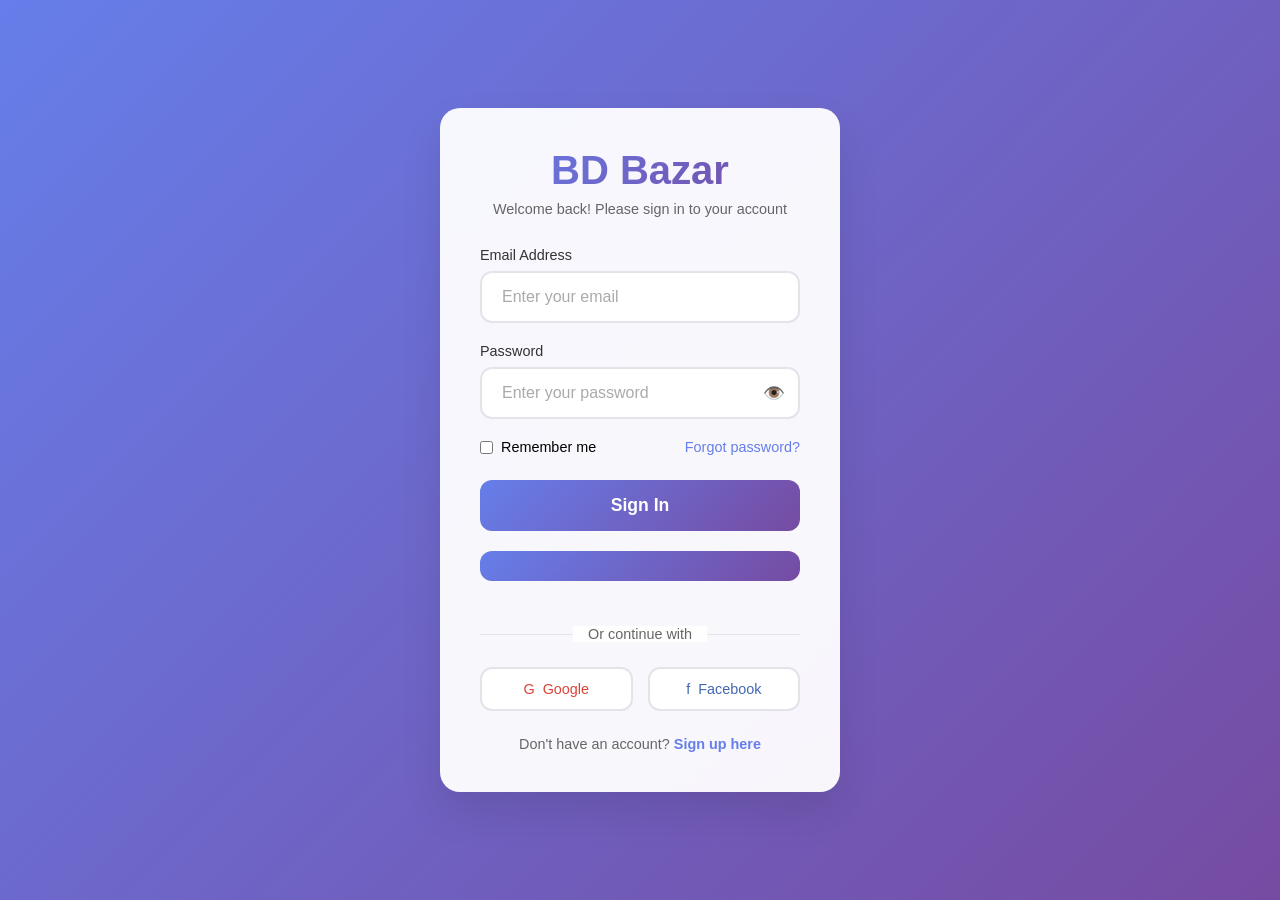
<file: Frontend/html/login.html>
<!DOCTYPE html>
<html lang="en">
<head>
    <meta charset="UTF-8">
    <meta name="viewport" content="width=device-width, initial-scale=1.0">
    <title>BD Bazar - Login</title>
    <link rel="stylesheet" href="/Frontend/css/login.css">
</head>
<body>
    <div class="login-container">
        <div class="logo">
            <h1>BD Bazar</h1>
            <p>Welcome back! Please sign in to your account</p>
        </div>

        <form id="loginForm">
            <div class="form-group">
                <label for="email">Email Address</label>
                <input type="email" id="email" name="email" placeholder="Enter your email" required>
                <div class="error-message" id="emailError">Please enter a valid email address</div>
            </div>

            <div class="form-group">
                <label for="password">Password</label>
                <div class="password-container">
                    <input type="password" id="password" name="password" placeholder="Enter your password" required>
                    <button type="button" class="toggle-password" id="togglePassword">👁️</button>
                </div>
                <div class="error-message" id="passwordError">Password must be at least 6 characters</div>
            </div>

            <div class="options">
                <div class="remember-me">
                    <input type="checkbox" id="remember" name="remember">
                    <label for="remember">Remember me</label>
                </div>
                <a href="#" class="forgot-password">Forgot password?</a>
            </div>

            <button type="submit" class="login-btn" id="loginBtn">
                <div class="loading" id="loading"></div>
                Sign In
            </button>

            <button type="submit" class="login-btn" id="loginBtn">
                <div class="loading1" id="loading1"></div>
            </button>
        </form>

        <div class="divider">
            <span>Or continue with</span>
        </div>

        <div class="social-login">
            <button class="social-btn google-btn" id="googleLogin">
                <span>G</span> Google
            </button>
            <button class="social-btn facebook-btn" id="facebookLogin">
                <span>f</span> Facebook
            </button>
        </div>

        <div class="signup-link">
            Don't have an account? <a href="#">Sign up here</a>
        </div>
    </div>
</body>
</html>
</file>
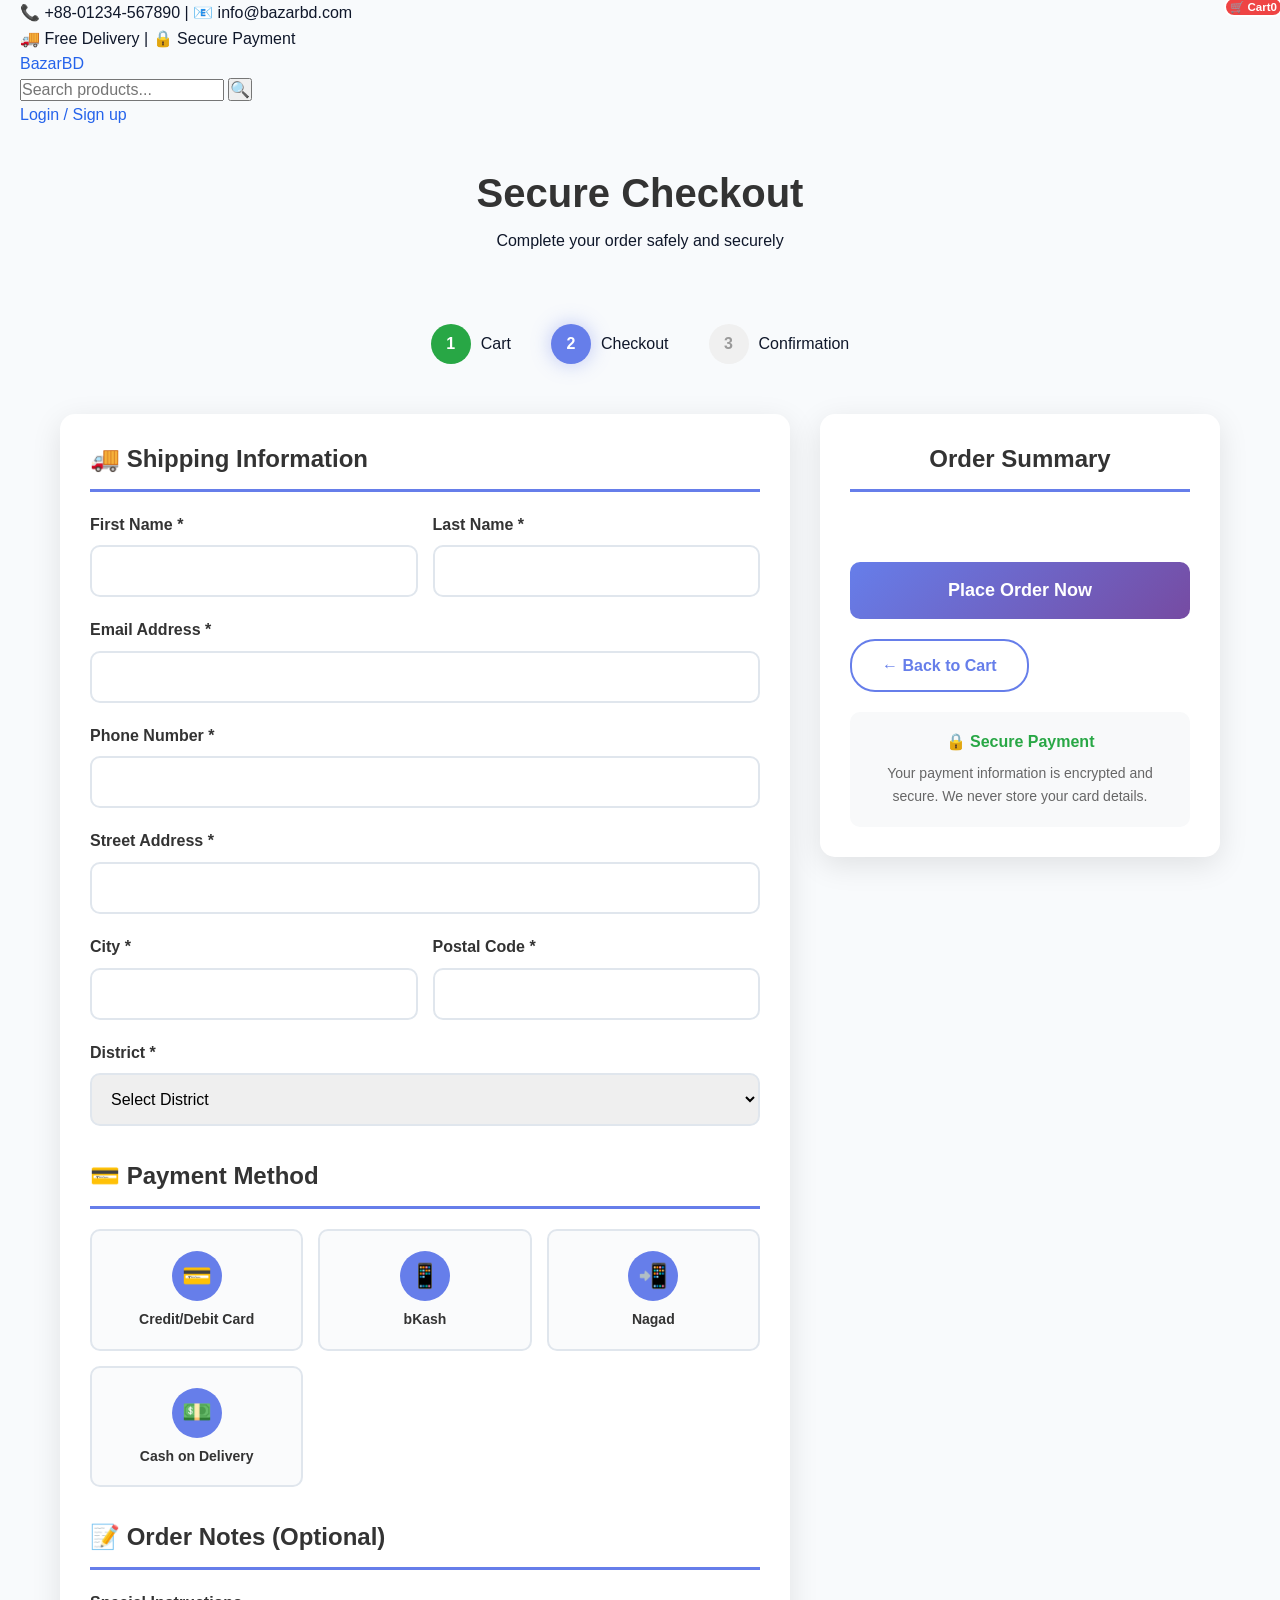
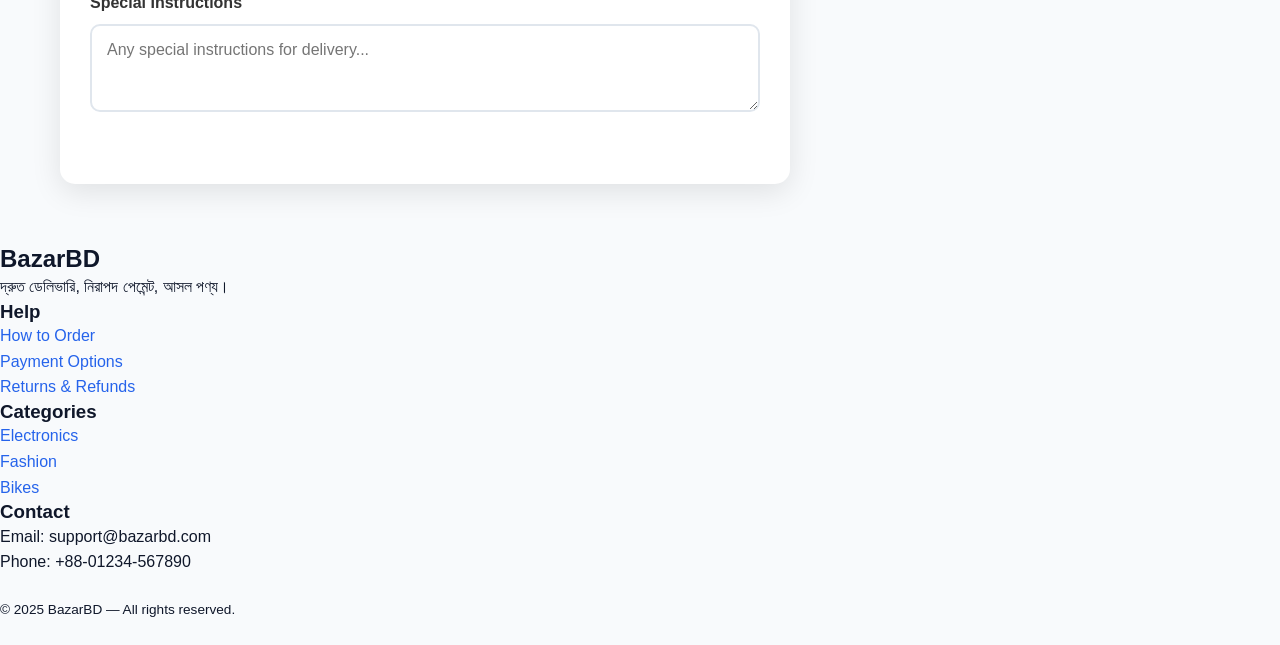
<file: Frontend/html/payment.html>
<!DOCTYPE html>
<html lang="en">
<head>
    <meta charset="UTF-8">
    <meta name="viewport" content="width=device-width, initial-scale=1.0">
    <title>Payment & Checkout - BazarBD</title>
    <link rel="stylesheet" href="/Frontend/css/style.css">
    <style>
        .checkout-container {
            max-width: 1200px;
            margin: 0 auto;
            padding: 20px;
            min-height: 80vh;
        }
        
        .checkout-header {
            text-align: center;
            margin-bottom: 40px;
            padding: 20px 0;
        }
        
        .checkout-header h1 {
            color: #333;
            margin-bottom: 10px;
            font-size: 2.5rem;
        }
        
        .progress-bar {
            display: flex;
            justify-content: center;
            margin-bottom: 40px;
            flex-wrap: wrap;
        }
        
        .progress-step {
            display: flex;
            align-items: center;
            margin: 10px 20px;
        }
        
        .step-circle {
            width: 40px;
            height: 40px;
            border-radius: 50%;
            display: flex;
            align-items: center;
            justify-content: center;
            font-weight: bold;
            margin-right: 10px;
            transition: all 0.3s ease;
        }
        
        .step-circle.active {
            background: #667eea;
            color: white;
            box-shadow: 0 0 20px rgba(102, 126, 234, 0.4);
        }
        
        .step-circle.completed {
            background: #28a745;
            color: white;
        }
        
        .step-circle.inactive {
            background: #f0f0f0;
            color: #999;
        }
        
        .checkout-content {
            display: grid;
            grid-template-columns: 1fr 400px;
            gap: 30px;
            margin-bottom: 40px;
        }
        
        .checkout-form {
            background: white;
            border-radius: 15px;
            box-shadow: 0 8px 30px rgba(0,0,0,0.1);
            padding: 30px;
        }
        
        .form-section {
            margin-bottom: 35px;
        }
        
        .form-section h3 {
            color: #333;
            margin-bottom: 20px;
            padding-bottom: 15px;
            border-bottom: 3px solid #667eea;
            font-size: 1.5rem;
        }
        
        .form-group {
            margin-bottom: 20px;
        }
        
        .form-group label {
            display: block;
            margin-bottom: 8px;
            color: #333;
            font-weight: 600;
        }
        
        .form-group input,
        .form-group select,
        .form-group textarea {
            width: 100%;
            padding: 15px;
            border: 2px solid #e0e6ed;
            border-radius: 10px;
            font-size: 16px;
            transition: all 0.3s ease;
            box-sizing: border-box;
        }
        
        .form-group input:focus,
        .form-group select:focus,
        .form-group textarea:focus {
            outline: none;
            border-color: #667eea;
            box-shadow: 0 0 0 3px rgba(102, 126, 234, 0.1);
        }
        
        .form-row {
            display: grid;
            grid-template-columns: 1fr 1fr;
            gap: 15px;
        }
        
        .payment-methods {
            display: grid;
            grid-template-columns: repeat(auto-fit, minmax(180px, 1fr));
            gap: 15px;
            margin-top: 15px;
        }
        
        .payment-method {
            border: 2px solid #e0e6ed;
            border-radius: 10px;
            padding: 20px 15px;
            text-align: center;
            cursor: pointer;
            transition: all 0.3s ease;
            background: #fafbfc;
        }
        
        .payment-method:hover {
            border-color: #667eea;
            background: #f8f9ff;
            transform: translateY(-2px);
        }
        
        .payment-method.selected {
            border-color: #667eea;
            background: #f8f9ff;
            box-shadow: 0 5px 15px rgba(102, 126, 234, 0.2);
        }
        
        .payment-method-icon {
            width: 50px;
            height: 50px;
            margin: 0 auto 10px;
            font-size: 24px;
            display: flex;
            align-items: center;
            justify-content: center;
            background: #667eea;
            color: white;
            border-radius: 50%;
        }
        
        .payment-method h4 {
            margin: 0;
            color: #333;
            font-size: 14px;
        }
        
        .card-details {
            display: none;
            margin-top: 20px;
            padding: 20px;
            background: #f8f9fa;
            border-radius: 10px;
        }
        
        .card-details.show {
            display: block;
            animation: slideDown 0.3s ease;
        }
        
        @keyframes slideDown {
            from {
                opacity: 0;
                max-height: 0;
            }
            to {
                opacity: 1;
                max-height: 500px;
            }
        }
        
        .order-summary {
            background: white;
            border-radius: 15px;
            box-shadow: 0 8px 30px rgba(0,0,0,0.1);
            padding: 30px;
            height: fit-content;
            position: sticky;
            top: 20px;
        }
        
        .summary-title {
            font-size: 1.5rem;
            font-weight: bold;
            color: #333;
            margin-bottom: 25px;
            text-align: center;
            border-bottom: 3px solid #667eea;
            padding-bottom: 15px;
        }
        
        .order-items {
            max-height: 300px;
            overflow-y: auto;
            margin-bottom: 20px;
        }
        
        .order-item {
            display: flex;
            align-items: center;
            padding: 15px 0;
            border-bottom: 1px solid #f0f0f0;
        }
        
        .order-item:last-child {
            border-bottom: none;
        }
        
        .item-image {
            width: 60px;
            height: 60px;
            object-fit: cover;
            border-radius: 8px;
            margin-right: 15px;
        }
        
        .item-info {
            flex: 1;
        }
        
        .item-info h4 {
            margin: 0 0 5px 0;
            font-size: 14px;
            color: #333;
        }
        
        .item-info p {
            margin: 0;
            color: #666;
            font-size: 12px;
        }
        
        .item-price {
            font-weight: bold;
            color: #667eea;
        }
        
        .summary-row {
            display: flex;
            justify-content: space-between;
            margin-bottom: 15px;
            padding: 10px 0;
        }
        
        .summary-row.total {
            border-top: 2px solid #f0f0f0;
            font-weight: bold;
            font-size: 18px;
            color: #333;
            margin-top: 20px;
        }
        
        .place-order-btn {
            width: 100%;
            background: linear-gradient(135deg, #667eea 0%, #764ba2 100%);
            color: white;
            border: none;
            padding: 18px;
            font-size: 18px;
            font-weight: bold;
            border-radius: 10px;
            cursor: pointer;
            transition: all 0.3s ease;
            margin-top: 25px;
        }
        
        .place-order-btn:hover {
            transform: translateY(-3px);
            box-shadow: 0 10px 30px rgba(102, 126, 234, 0.4);
        }
        
        .place-order-btn:disabled {
            background: #ccc;
            cursor: not-allowed;
            transform: none;
        }
        
        .back-to-cart {
            display: inline-block;
            background: transparent;
            color: #667eea;
            border: 2px solid #667eea;
            padding: 12px 30px;
            border-radius: 25px;
            text-decoration: none;
            font-weight: bold;
            transition: all 0.3s ease;
            margin-top: 20px;
            text-align: center;
        }
        
        .back-to-cart:hover {
            background: #667eea;
            color: white;
            transform: translateY(-2px);
        }
        
        .security-info {
            background: #f8f9fa;
            border-radius: 10px;
            padding: 20px;
            margin-top: 20px;
            text-align: center;
        }
        
        .security-info h4 {
            color: #28a745;
            margin-bottom: 10px;
        }
        
        .security-info p {
            color: #666;
            font-size: 14px;
            margin: 0;
        }
        
        @media (max-width: 768px) {
            .checkout-content {
                grid-template-columns: 1fr;
                gap: 20px;
            }
            
            .form-row {
                grid-template-columns: 1fr;
            }
            
            .payment-methods {
                grid-template-columns: 1fr;
            }
            
            .checkout-header h1 {
                font-size: 2rem;
            }
            
            .progress-step {
                margin: 5px 10px;
                font-size: 14px;
            }
        }
        
        .notification {
            position: fixed;
            top: 20px;
            right: 20px;
            padding: 15px 25px;
            border-radius: 8px;
            color: white;
            font-weight: bold;
            z-index: 1000;
            animation: slideIn 0.3s ease;
            box-shadow: 0 4px 15px rgba(0,0,0,0.2);
        }
        
        .notification.success {
            background: #28a745;
        }
        
        .notification.error {
            background: #dc3545;
        }
        
        .notification.info {
            background: #17a2b8;
        }
        
        @keyframes slideIn {
            from {
                transform: translateX(100%);
                opacity: 0;
            }
            to {
                transform: translateX(0);
                opacity: 1;
            }
        }
        
        .loading-overlay {
            position: fixed;
            top: 0;
            left: 0;
            width: 100%;
            height: 100%;
            background: rgba(255,255,255,0.9);
            display: flex;
            align-items: center;
            justify-content: center;
            z-index: 2000;
            display: none;
        }
        
        .loading-spinner {
            width: 60px;
            height: 60px;
            border: 6px solid #f3f3f3;
            border-top: 6px solid #667eea;
            border-radius: 50%;
            animation: spin 1s linear infinite;
        }
        
        @keyframes spin {
            0% { transform: rotate(0deg); }
            100% { transform: rotate(360deg); }
        }
    </style>
</head>
<body>
    <!-- Header -->
    <header class="header">
        <div class="header-top">
            <div class="container">
                <div>📞 +88-01234-567890 | 📧 info@bazarbd.com</div>
                <div>🚚 Free Delivery | 🔒 Secure Payment</div>
            </div>
        </div>
        <div class="header-main">
            <div class="container">
                <div class="header-content">
                    <a href="index.html" class="logo">BazarBD</a>
                    <div class="search-container">
                        <input type="text" class="search-box" placeholder="Search products...">
                        <button class="search-btn">🔍</button>
                    </div>
                    <div class="header-actions">
                        <a href="login.html" class="header-link">Login / Sign up</a>
                        <a href="cart.html" class="header-link cart-badge">
                            🛒 Cart
                            <span class="cart-count" id="cartCount">0</span>
                        </a>
                    </div>
                </div>
            </div>
        </div>
    </header>

    <!-- Loading Overlay -->
    <div class="loading-overlay" id="loadingOverlay">
        <div class="loading-spinner"></div>
    </div>

    <main>
        <div class="checkout-container">
            <div class="checkout-header">
                <h1>Secure Checkout</h1>
                <p>Complete your order safely and securely</p>
            </div>

            <div class="progress-bar">
                <div class="progress-step">
                    <div class="step-circle completed">1</div>
                    <span>Cart</span>
                </div>
                <div class="progress-step">
                    <div class="step-circle active">2</div>
                    <span>Checkout</span>
                </div>
                <div class="progress-step">
                    <div class="step-circle inactive">3</div>
                    <span>Confirmation</span>
                </div>
            </div>

            <div class="checkout-content">
                <div class="checkout-form">
                    <form id="checkoutForm">
                        <!-- Shipping Information -->
                        <div class="form-section">
                            <h3>🚚 Shipping Information</h3>
                            <div class="form-row">
                                <div class="form-group">
                                    <label for="firstName">First Name *</label>
                                    <input type="text" id="firstName" name="firstName" required>
                                </div>
                                <div class="form-group">
                                    <label for="lastName">Last Name *</label>
                                    <input type="text" id="lastName" name="lastName" required>
                                </div>
                            </div>
                            <div class="form-group">
                                <label for="email">Email Address *</label>
                                <input type="email" id="email" name="email" required>
                            </div>
                            <div class="form-group">
                                <label for="phone">Phone Number *</label>
                                <input type="tel" id="phone" name="phone" required>
                            </div>
                            <div class="form-group">
                                <label for="address">Street Address *</label>
                                <input type="text" id="address" name="address" required>
                            </div>
                            <div class="form-row">
                                <div class="form-group">
                                    <label for="city">City *</label>
                                    <input type="text" id="city" name="city" required>
                                </div>
                                <div class="form-group">
                                    <label for="postalCode">Postal Code *</label>
                                    <input type="text" id="postalCode" name="postalCode" required>
                                </div>
                            </div>
                            <div class="form-group">
                                <label for="district">District *</label>
                                <select id="district" name="district" required>
                                    <option value="">Select District</option>
                                    <option value="dhaka">Dhaka</option>
                                    <option value="chittagong">Chittagong</option>
                                    <option value="sylhet">Sylhet</option>
                                    <option value="rajshahi">Rajshahi</option>
                                    <option value="barisal">Barisal</option>
                                    <option value="khulna">Khulna</option>
                                    <option value="rangpur">Rangpur</option>
                                    <option value="mymensingh">Mymensingh</option>
                                </select>
                            </div>
                        </div>

                        <!-- Payment Method -->
                        <div class="form-section">
                            <h3>💳 Payment Method</h3>
                            <div class="payment-methods">
                                <div class="payment-method" onclick="payment.selectPaymentMethod('card')">
                                    <div class="payment-method-icon">💳</div>
                                    <h4>Credit/Debit Card</h4>
                                </div>
                                <div class="payment-method" onclick="payment.selectPaymentMethod('bkash')">
                                    <div class="payment-method-icon">📱</div>
                                    <h4>bKash</h4>
                                </div>
                                <div class="payment-method" onclick="payment.selectPaymentMethod('nagad')">
                                    <div class="payment-method-icon">📲</div>
                                    <h4>Nagad</h4>
                                </div>
                                <div class="payment-method" onclick="payment.selectPaymentMethod('cod')">
                                    <div class="payment-method-icon">💵</div>
                                    <h4>Cash on Delivery</h4>
                                </div>
                            </div>

                            <!-- Card Payment Details -->
                            <div class="card-details" id="cardDetails">
                                <div class="form-group">
                                    <label for="cardNumber">Card Number *</label>
                                    <input type="text" id="cardNumber" name="cardNumber" placeholder="1234 5678 9012 3456" maxlength="19">
                                </div>
                                <div class="form-row">
                                    <div class="form-group">
                                        <label for="expiryDate">Expiry Date *</label>
                                        <input type="text" id="expiryDate" name="expiryDate" placeholder="MM/YY" maxlength="5">
                                    </div>
                                    <div class="form-group">
                                        <label for="cvv">CVV *</label>
                                        <input type="text" id="cvv" name="cvv" placeholder="123" maxlength="4">
                                    </div>
                                </div>
                                <div class="form-group">
                                    <label for="cardName">Name on Card *</label>
                                    <input type="text" id="cardName" name="cardName">
                                </div>
                            </div>

                            <!-- Mobile Payment Details -->
                            <div class="card-details" id="mobileDetails">
                                <div class="form-group">
                                    <label for="mobileNumber">Mobile Number *</label>
                                    <input type="tel" id="mobileNumber" name="mobileNumber" placeholder="+880 1XXX-XXXXXX">
                                </div>
                                <div class="form-group">
                                    <label for="pin">PIN *</label>
                                    <input type="password" id="pin" name="pin" placeholder="Enter your PIN" maxlength="5">
                                </div>
                            </div>
                        </div>

                        <!-- Order Notes -->
                        <div class="form-section">
                            <h3>📝 Order Notes (Optional)</h3>
                            <div class="form-group">
                                <label for="orderNotes">Special Instructions</label>
                                <textarea id="orderNotes" name="orderNotes" rows="3" placeholder="Any special instructions for delivery..."></textarea>
                            </div>
                        </div>
                    </form>
                </div>

                <div class="order-summary">
                    <h3 class="summary-title">Order Summary</h3>
                    
                    <div class="order-items" id="orderItems">
                        <!-- Order items will be populated by JavaScript -->
                    </div>

                    <div id="orderTotals">
                        <!-- Order totals will be populated by JavaScript -->
                    </div>

                    <a href="success.html"><button class="place-order-btn" id="placeOrderBtn" onclick="payment.processPayment()">
                        Place Order Now
                    </button></a>

                    <a href="cart.html" class="back-to-cart">← Back to Cart</a>

                    <div class="security-info">
                        <h4>🔒 Secure Payment</h4>
                        <p>Your payment information is encrypted and secure. We never store your card details.</p>
                    </div>
                </div>
            </div>
        </div>
    </main>

    <footer class="footer">
        <div class="footer-container">
            <div class="footer-section">
                <h2 class="logo">BazarBD</h2>
                <p>দ্রুত ডেলিভারি, নিরাপদ পেমেন্ট, আসল পণ্য।</p>
            </div>

            <div class="footer-section">
                <h3>Help</h3>
                <ul>
                    <li><a href="#">How to Order</a></li>
                    <li><a href="#">Payment Options</a></li>
                    <li><a href="#">Returns & Refunds</a></li>
                </ul>
            </div>

            <div class="footer-section">
                <h3>Categories</h3>
                <ul>
                    <li><a href="electronic.html">Electronics</a></li>
                    <li><a href="fashion.html">Fashion</a></li>
                    <li><a href="bike.html">Bikes</a></li>
                </ul>
            </div>

            <div class="footer-section">
                <h3>Contact</h3>
                <p>Email: support@bazarbd.com</p>
                <p>Phone: +88-01234-567890</p>
            </div>
        </div>

        <div class="footer-bottom">
            <p>© 2025 BazarBD — All rights reserved.</p>
        </div>
    </footer>

    <script>
            // Complete Payment and Checkout Management System
    class PaymentManager {
        constructor() {
            this.checkoutData = JSON.parse(localStorage.getItem('bazarbd_checkout')) || null;
            this.selectedPaymentMethod = null;
            this.formData = {};
            this.init();
        }

        init() {
            if (!this.checkoutData || !this.checkoutData.items || this.checkoutData.items.length === 0) {
                this.redirectToCart();
                return;
            }

            this.renderOrderSummary();
            this.updateCartCount();
            this.setupFormValidation();
            this.setupCardFormatting();
        }

        redirectToCart() {
            this.showNotification('Your cart is empty. Redirecting to cart page...', 'error');
            setTimeout(() => {
                window.location.href = 'cart.html';
            }, 2000);
        }

        renderOrderSummary() {
            const orderItems = document.getElementById('orderItems');
            const orderTotals = document.getElementById('orderTotals');

            // Render order items
            orderItems.innerHTML = this.checkoutData.items.map(item => `
                <div class="order-item">
                    <img src="${item.image}" alt="${item.title}" class="item-image" onerror="this.src='[data-uri]'">
                    <div class="item-info">
                        <h4>${item.title}</h4>
                        <p>Qty: ${item.quantity} × ${item.price}</p>
                    </div>
                    <div class="item-price">৳${(this.extractPrice(item.price) * item.quantity).toFixed(2)}</div>
                </div>
            `).join('');

            // Calculate totals
            const subtotal = this.checkoutData.subtotal;
            const discount = this.checkoutData.discount || 0;
            const shipping = subtotal > 1000 ? 0 : 50;
            const tax = subtotal * 0.05;
            const total = subtotal - discount + shipping + tax;

            // Render totals
            orderTotals.innerHTML = `
                <div class="summary-row">
                    <span>Subtotal (${this.checkoutData.items.length} items):</span>
                    <span>৳${subtotal.toFixed(2)}</span>
                </div>
                <div class="summary-row">
                    <span>Shipping:</span>
                    <span>${shipping === 0 ? 'FREE' : '৳' + shipping.toFixed(2)}</span>
                </div>
                <div class="summary-row">
                    <span>Tax (5%):</span>
                    <span>৳${tax.toFixed(2)}</span>
                </div>
                ${discount > 0 ? `
                    <div class="summary-row">
                        <span>Discount ${this.checkoutData.appliedCoupon ? `(${this.checkoutData.appliedCoupon})` : ''}:</span>
                        <span style="color: #28a745;">-৳${discount.toFixed(2)}</span>
                    </div>
                ` : ''}
                <div class="summary-row total">
                    <span>Total:</span>
                    <span>৳${total.toFixed(2)}</span>
                </div>
            `;
        }

        extractPrice(priceText) {
            const matches = priceText.match(/[\d,]+/);
            return matches ? parseFloat(matches[0].replace(/,/g, '')) : 0;
        }

        selectPaymentMethod(method) {
            // Remove previous selection
            document.querySelectorAll('.payment-method').forEach(el => {
                el.classList.remove('selected');
            });

            // Add selection to clicked method
            event.target.closest('.payment-method').classList.add('selected');
            this.selectedPaymentMethod = method;

            // Hide all payment details
            document.querySelectorAll('.card-details').forEach(el => {
                el.classList.remove('show');
            });

            // Show relevant payment details
            if (method === 'card') {
                document.getElementById('cardDetails').classList.add('show');
            } else if (method === 'bkash' || method === 'nagad') {
                document.getElementById('mobileDetails').classList.add('show');
            }

            this.showNotification(`${this.getPaymentMethodName(method)} selected`, 'success');
        }

        getPaymentMethodName(method) {
            const names = {
                'card': 'Credit/Debit Card',
                'bkash': 'bKash',
                'nagad': 'Nagad',
                'cod': 'Cash on Delivery'
            };
            return names[method] || method;
        }

        setupFormValidation() {
            const form = document.getElementById('checkoutForm');
            const inputs = form.querySelectorAll('input[required], select[required]');

            inputs.forEach(input => {
                input.addEventListener('blur', () => {
                    this.validateField(input);
                });

                input.addEventListener('input', () => {
                    this.clearFieldError(input);
                });
            });
        }

        validateField(field) {
            const value = field.value.trim();
            let isValid = true;
            let errorMessage = '';

            // Check required fields
            if (field.hasAttribute('required') && !value) {
                isValid = false;
                errorMessage = 'This field is required';
            }

            // Specific validations
            if (value) {
                switch (field.type) {
                    case 'email':
                        isValid = /^[^\s@]+@[^\s@]+\.[^\s@]+$/.test(value);
                        errorMessage = 'Please enter a valid email address';
                        break;
                    case 'tel':
                        isValid = /^[+]?[\d\s-()]+$/.test(value) && value.length >= 10;
                        errorMessage = 'Please enter a valid phone number';
                        break;
                }

                // Card number validation
                if (field.id === 'cardNumber' && this.selectedPaymentMethod === 'card') {
                    isValid = /^\d{4}\s\d{4}\s\d{4}\s\d{4}$/.test(value);
                    errorMessage = 'Please enter a valid card number';
                }

                // Expiry date validation
                if (field.id === 'expiryDate' && this.selectedPaymentMethod === 'card') {
                    isValid = /^\d{2}\/\d{2}$/.test(value);
                    errorMessage = 'Please enter a valid expiry date (MM/YY)';
                }

                // CVV validation
                if (field.id === 'cvv' && this.selectedPaymentMethod === 'card') {
                    isValid = /^\d{3,4}$/.test(value);
                    errorMessage = 'Please enter a valid CVV';
                }
            }

            this.displayFieldValidation(field, isValid, errorMessage);
            return isValid;
        }

        displayFieldValidation(field, isValid, errorMessage) {
            // Remove existing error styling
            field.style.borderColor = isValid ? '#e0e6ed' : '#dc3545';
            
            // Remove existing error message
            const existingError = field.parentNode.querySelector('.error-message');
            if (existingError) {
                existingError.remove();
            }

            // Add error message if validation failed
            if (!isValid && errorMessage) {
                const errorDiv = document.createElement('div');
                errorDiv.className = 'error-message';
                errorDiv.style.cssText = 'color: #dc3545; font-size: 12px; margin-top: 5px;';
                errorDiv.textContent = errorMessage;
                field.parentNode.appendChild(errorDiv);
            }
        }

        clearFieldError(field) {
            field.style.borderColor = '#e0e6ed';
            const existingError = field.parentNode.querySelector('.error-message');
            if (existingError) {
                existingError.remove();
            }
        }

        setupCardFormatting() {
            const cardNumber = document.getElementById('cardNumber');
            const expiryDate = document.getElementById('expiryDate');
            const cvv = document.getElementById('cvv');

            // Format card number
            if (cardNumber) {
                cardNumber.addEventListener('input', (e) => {
                    let value = e.target.value.replace(/\s+/g, '').replace(/[^0-9]/gi, '');
                    let formattedInputValue = value.match(/.{1,4}/g)?.join(' ') || value;
                    if (formattedInputValue.length > 19) {
                        formattedInputValue = formattedInputValue.substr(0, 19);
                    }
                    e.target.value = formattedInputValue;
                });
            }

            // Format expiry date
            if (expiryDate) {
                expiryDate.addEventListener('input', (e) => {
                    let value = e.target.value.replace(/\D/g, '');
                    if (value.length >= 2) {
                        value = value.substring(0, 2) + '/' + value.substring(2, 4);
                    }
                    e.target.value = value;
                });
            }

            // Format CVV
            if (cvv) {
                cvv.addEventListener('input', (e) => {
                    e.target.value = e.target.value.replace(/\D/g, '').substring(0, 4);
                });
            }
        }

        validateForm() {
            const form = document.getElementById('checkoutForm');
            const requiredFields = form.querySelectorAll('input[required], select[required]');
            let isValid = true;

            // Check if payment method is selected
            if (!this.selectedPaymentMethod) {
                this.showNotification('Please select a payment method', 'error');
                return false;
            }

            // Validate all required fields
            requiredFields.forEach(field => {
                if (!this.validateField(field)) {
                    isValid = false;
                }
            });

            // Additional validation for payment method specific fields
            if (this.selectedPaymentMethod === 'card') {
                const cardFields = ['cardNumber', 'expiryDate', 'cvv', 'cardName'];
                cardFields.forEach(fieldId => {
                    const field = document.getElementById(fieldId);
                    if (field && !this.validateField(field)) {
                        isValid = false;
                    }
                });
            } else if (this.selectedPaymentMethod === 'bkash' || this.selectedPaymentMethod === 'nagad') {
                const mobileFields = ['mobileNumber', 'pin'];
                mobileFields.forEach(fieldId => {
                    const field = document.getElementById(fieldId);
                    if (field && field.value.trim() === '') {
                        this.validateField(field);
                        isValid = false;
                    }
                });
            }

            return isValid;
        }

        collectFormData() {
            const form = document.getElementById('checkoutForm');
            const formData = new FormData(form);
            const data = {};

            for (let [key, value] of formData.entries()) {
                data[key] = value;
            }

            data.paymentMethod = this.selectedPaymentMethod;
            data.orderTotal = this.calculateTotal();
            data.orderItems = this.checkoutData.items;

            return data;
        }

        calculateTotal() {
            const subtotal = this.checkoutData.subtotal;
            const discount = this.checkoutData.discount || 0;
            const shipping = subtotal > 1000 ? 0 : 50;
            const tax = subtotal * 0.05;
            return subtotal - discount + shipping + tax;
        }

        async processPayment() {
            // Show loading
            this.showLoading(true);
            
            try {
                // Validate form
                if (!this.validateForm()) {
                    this.showLoading(false);
                    return;
                }

                // Collect form data
                this.formData = this.collectFormData();

                // Simulate payment processing
                await this.simulatePaymentProcessing();

                // Generate order
                const order = this.generateOrder();

                // Save order to localStorage
                this.saveOrder(order);

                // Clear cart and checkout data
                this.clearCheckoutData();

                // Show success and redirect
                this.showNotification('Order placed successfully!', 'success');
                
                setTimeout(() => {
                    window.location.href = `order-success.html?order=${order.orderNumber}`;
                }, 2000);

            } catch (error) {
                console.error('Payment processing error:', error);
                this.showNotification('Payment failed. Please try again.', 'error');
            } finally {
                this.showLoading(false);
            }
        }

        async simulatePaymentProcessing() {
            const processingTime = this.selectedPaymentMethod === 'cod' ? 1000 : 3000;
            
            return new Promise((resolve, reject) => {
                setTimeout(() => {
                    // Simulate 95% success rate
                    if (Math.random() < 0.95) {
                        resolve();
                    } else {
                        reject(new Error('Payment processing failed'));
                    }
                }, processingTime);
            });
        }

        generateOrder() {
            const orderNumber = 'BZR-' + new Date().getFullYear() + '-' + 
                            String(Date.now()).slice(-6);
            
            return {
                orderNumber: orderNumber,
                orderDate: new Date().toISOString().split('T')[0],
                customerInfo: {
                    firstName: this.formData.firstName,
                    lastName: this.formData.lastName,
                    email: this.formData.email,
                    phone: this.formData.phone,
                    address: {
                        street: this.formData.address,
                        city: this.formData.city,
                        postalCode: this.formData.postalCode,
                        district: this.formData.district
                    }
                },
                items: this.checkoutData.items,
                orderSummary: {
                    subtotal: this.checkoutData.subtotal,
                    discount: this.checkoutData.discount || 0,
                    shipping: this.checkoutData.subtotal > 1000 ? 0 : 50,
                    tax: this.checkoutData.subtotal * 0.05,
                    total: this.calculateTotal()
                },
                paymentInfo: {
                    method: this.selectedPaymentMethod,
                    status: this.selectedPaymentMethod === 'cod' ? 'pending' : 'completed'
                },
                status: 'confirmed',
                trackingNumber: 'TRK' + String(Date.now()).slice(-9),
                expectedDelivery: this.calculateDeliveryDate(),
                notes: this.formData.orderNotes || ''
            };
        }

        calculateDeliveryDate() {
            const deliveryDays = this.selectedPaymentMethod === 'cod' ? 5 : 3;
            const deliveryDate = new Date();
            deliveryDate.setDate(deliveryDate.getDate() + deliveryDays);
            return deliveryDate.toISOString().split('T')[0];
        }

        saveOrder(order) {
            // Get existing orders or create empty array
            const existingOrders = JSON.parse(localStorage.getItem('bazarbd_orders')) || [];
            
            // Add new order
            existingOrders.push(order);
            
            // Save back to localStorage
            localStorage.setItem('bazarbd_orders', JSON.stringify(existingOrders));
        }

        clearCheckoutData() {
            localStorage.removeItem('bazarbd_checkout');
            localStorage.removeItem('bazarbd_cart');
        }

        showLoading(show) {
            const loadingOverlay = document.getElementById('loadingOverlay');
            const placeOrderBtn = document.getElementById('placeOrderBtn');
            
            if (show) {
                loadingOverlay.style.display = 'flex';
                placeOrderBtn.disabled = true;
                placeOrderBtn.textContent = 'Processing Payment...';
            } else {
                loadingOverlay.style.display = 'none';
                placeOrderBtn.disabled = false;
                placeOrderBtn.textContent = 'Place Order Now';
            }
        }

        updateCartCount() {
            const cartCount = this.checkoutData?.items?.reduce((total, item) => total + item.quantity, 0) || 0;
            const cartCountElement = document.getElementById('cartCount');
            if (cartCountElement) {
                cartCountElement.textContent = cartCount;
            }
        }

        showNotification(message, type) {
            // Remove existing notification
            const existingNotification = document.querySelector('.notification');
            if (existingNotification) {
                existingNotification.remove();
            }

            const notification = document.createElement('div');
            notification.className = `notification ${type}`;
            notification.textContent = message;
            document.body.appendChild(notification);

            setTimeout(() => {
                notification.remove();
            }, 5000);
        }
    }

    // Initialize payment manager when page loads
    let payment;
    document.addEventListener('DOMContentLoaded', function() {
        payment = new PaymentManager();
        
        // Add global payment object for onclick handlers
        window.payment = payment;
    });

    // Additional utility functions
    function formatCurrency(amount) {
        return new Intl.NumberFormat('bn-BD', {
            style: 'currency',
            currency: 'BDT'
        }).format(amount);
    }

    function validateBangladeshPhone(phone) {
        const phoneRegex = /^(\+880|0)?1[3-9]\d{8}$/;
        return phoneRegex.test(phone.replace(/\s|-/g, ''));
    }

    function isValidEmail(email) {
        const emailRegex = /^[^\s@]+@[^\s@]+\.[^\s@]+$/;
        return emailRegex.test(email);
    }

    // Export for use in HTML onclick handlers
    window.payment = {
        selectPaymentMethod: function(method) {
            if (payment) payment.selectPaymentMethod(method);
        },
        processPayment: function() {
            if (payment) payment.processPayment();
        }
    };
</file>
<file: Frontend/css/login.css>
* {
            margin: 0;
            padding: 0;
            box-sizing: border-box;
        }

        body {
            font-family: 'Segoe UI', Tahoma, Geneva, Verdana, sans-serif;
            background: linear-gradient(135deg, #667eea 0%, #764ba2 100%);
            min-height: 100vh;
            display: flex;
            align-items: center;
            justify-content: center;
            padding: 20px;
        }

        .login-container {
            background: rgba(255, 255, 255, 0.95);
            backdrop-filter: blur(10px);
            border-radius: 20px;
            box-shadow: 0 20px 40px rgba(0, 0, 0, 0.1);
            padding: 40px;
            width: 100%;
            max-width: 400px;
            transform: translateY(0);
            transition: all 0.3s ease;
        }

        .login-container:hover {
            transform: translateY(-5px);
            box-shadow: 0 25px 50px rgba(0, 0, 0, 0.15);
        }

        .logo {
            text-align: center;
            margin-bottom: 30px;
        }

        .logo h1 {
            font-size: 2.5rem;
            background: linear-gradient(135deg, #667eea, #764ba2);
            -webkit-background-clip: text;
            -webkit-text-fill-color: transparent;
            background-clip: text;
            margin-bottom: 8px;
        }

        .logo p {
            color: #666;
            font-size: 0.9rem;
        }

        .form-group {
            margin-bottom: 20px;
            position: relative;
        }

        .form-group label {
            display: block;
            margin-bottom: 8px;
            color: #333;
            font-weight: 500;
            font-size: 0.9rem;
        }

        .form-group input {
            width: 100%;
            padding: 15px 20px;
            border: 2px solid #e1e5e9;
            border-radius: 12px;
            font-size: 1rem;
            transition: all 0.3s ease;
            background: #fff;
        }

        .form-group input:focus {
            outline: none;
            border-color: #667eea;
            box-shadow: 0 0 0 3px rgba(102, 126, 234, 0.1);
            transform: translateY(-1px);
        }

        .form-group input::placeholder {
            color: #aaa;
        }

        .password-container {
            position: relative;
        }

        .toggle-password {
            position: absolute;
            right: 15px;
            top: 50%;
            transform: translateY(-50%);
            background: none;
            border: none;
            color: #666;
            cursor: pointer;
            font-size: 1.1rem;
            transition: color 0.3s ease;
        }

        .toggle-password:hover {
            color: #667eea;
        }

        .options {
            display: flex;
            justify-content: space-between;
            align-items: center;
            margin-bottom: 25px;
            font-size: 0.9rem;
        }

        .remember-me {
            display: flex;
            align-items: center;
            gap: 8px;
        }

        .remember-me input[type="checkbox"] {
            width: auto;
            margin: 0;
        }

        .forgot-password {
            color: #667eea;
            text-decoration: none;
            transition: color 0.3s ease;
        }

        .forgot-password:hover {
            color: #764ba2;
            text-decoration: underline;
        }

        .login-btn {
            width: 100%;
            background: linear-gradient(135deg, #667eea, #764ba2);
            color: white;
            border: none;
            padding: 15px;
            border-radius: 12px;
            font-size: 1.1rem;
            font-weight: 600;
            cursor: pointer;
            transition: all 0.3s ease;
            margin-bottom: 20px;
            position: relative;
            overflow: hidden;
        }

        .login-btn:hover {
            transform: translateY(-2px);
            box-shadow: 0 10px 25px rgba(102, 126, 234, 0.3);
        }

        .login-btn:active {
            transform: translateY(0);
        }

        a {
            color: white;
            text-decoration: none;
        }

        .divider {
            text-align: center;
            margin: 25px 0;
            position: relative;
            color: #666;
            font-size: 0.9rem;
        }

        .divider::before {
            content: '';
            position: absolute;
            top: 50%;
            left: 0;
            right: 0;
            height: 1px;
            background: #e1e5e9;
            z-index: 1;
        }

        .divider span {
            background: rgba(255, 255, 255, 0.95);
            padding: 0 15px;
            position: relative;
            z-index: 2;
        }

        .social-login {
            display: flex;
            gap: 15px;
            margin-bottom: 25px;
        }

        .social-btn {
            flex: 1;
            padding: 12px;
            border: 2px solid #e1e5e9;
            border-radius: 12px;
            background: white;
            cursor: pointer;
            transition: all 0.3s ease;
            display: flex;
            align-items: center;
            justify-content: center;
            gap: 8px;
            font-size: 0.9rem;
            font-weight: 500;
        }

        .social-btn:hover {
            border-color: #667eea;
            transform: translateY(-2px);
            box-shadow: 0 5px 15px rgba(0, 0, 0, 0.1);
        }

        .google-btn {
            color: #db4437;
        }

        .facebook-btn {
            color: #4267b2;
        }

        .signup-link {
            text-align: center;
            color: #666;
            font-size: 0.9rem;
        }

        .signup-link a {
            color: #667eea;
            text-decoration: none;
            font-weight: 600;
            transition: color 0.3s ease;
        }

        .signup-link a:hover {
            color: #764ba2;
            text-decoration: underline;
        }

        @media (max-width: 480px) {
            .login-container {
                padding: 30px 20px;
            }
            
            .logo h1 {
                font-size: 2rem;
            }
            
            .social-login {
                flex-direction: column;
            }
        }

        .loading {
            display: none;
            width: 20px;
            height: 20px;
            border: 2px solid transparent;
            border-top: 2px solid white;
            border-radius: 50%;
            animation: spin 1s linear infinite;
            margin-right: 10px;
        }

        @keyframes spin {
            0% { transform: rotate(0deg); }
            100% { transform: rotate(360deg); }
        }

        .error-message {
            color: #e74c3c;
            font-size: 0.85rem;
            margin-top: 5px;
            display: none;
        }
</file>
<file: Frontend/css/style.css>
/* ========================================================
   ShopEase — Core Stylesheet (Design System & Components)
   ======================================================== */

:root {
    --primary: #2563eb;
    --primary-hover: #1d4ed8;
    --primary-light: #eff6ff;
    --secondary: #0f172a;
    --secondary-hover: #1e293b;
    --accent: #f59e0b;
    --accent-hover: #d97706;
    --success: #10b981;
    --danger: #ef4444;
    --warning: #f59e0b;
    --info: #3b82f6;

    --bg-main: #f8fafc;
    --bg-surface: #ffffff;
    --bg-subtle: #f1f5f9;
    --border: #e2e8f0;
    --border-dark: #cbd5e1;

    --text-primary: #0f172a;
    --text-secondary: #475569;
    --text-muted: #64748b;
    --text-inverse: #ffffff;

    --font-heading: 'Poppins', -apple-system, BlinkMacSystemFont, "Segoe UI", Roboto, sans-serif;
    --font-body: 'Inter', -apple-system, BlinkMacSystemFont, "Segoe UI", Roboto, sans-serif;

    --radius-sm: 4px;
    --radius-md: 8px;
    --radius-lg: 14px;
    --radius-full: 9999px;

    --shadow-sm: 0 1px 2px 0 rgba(0, 0, 0, 0.05);
    --shadow-md: 0 4px 6px -1px rgba(0, 0, 0, 0.08), 0 2px 4px -1px rgba(0, 0, 0, 0.04);
    --shadow-lg: 0 10px 15px -3px rgba(0, 0, 0, 0.1), 0 4px 6px -2px rgba(0, 0, 0, 0.05);
    --shadow-xl: 0 20px 25px -5px rgba(0, 0, 0, 0.12), 0 10px 10px -5px rgba(0, 0, 0, 0.04);

    --transition: all 0.25s ease-in-out;
    --container-max: 1280px;
}

/* Reset & Box Sizing */
*, *::before, *::after {
    box-sizing: border-box;
    margin: 0;
    padding: 0;
}

html {
    font-size: 16px;
    scroll-behavior: smooth;
}

body {
    font-family: var(--font-body);
    color: var(--text-primary);
    background-color: var(--bg-main);
    line-height: 1.6;
    display: flex;
    flex-direction: column;
    min-height: 100vh;
    -webkit-font-smoothing: antialiased;
}

main {
    flex: 1 0 auto;
}

img {
    max-width: 100%;
    height: auto;
    display: block;
}

a {
    color: var(--primary);
    text-decoration: none;
    transition: var(--transition);
}

a:hover {
    color: var(--primary-hover);
}

ul, ol {
    list-style: none;
}

button, input, select, textarea {
    font-family: inherit;
    font-size: inherit;
}

h1, h2, h3, h4, h5, h6 {
    font-family: var(--font-heading);
    color: var(--text-primary);
    line-height: 1.25;
    font-weight: 600;
}

/* Container */
.container {
    width: 100%;
    max-width: var(--container-max);
    margin-left: auto;
    margin-right: auto;
    padding-left: 1.25rem;
    padding-right: 1.25rem;
}

/* Header & Top Bar */
.top-bar {
    background-color: var(--secondary);
    color: #94a3b8;
    font-size: 0.825rem;
    padding: 0.5rem 0;
    border-bottom: 1px solid rgba(255, 255, 255, 0.08);
}

.top-bar .container {
    display: flex;
    justify-content: space-between;
    align-items: center;
    flex-wrap: wrap;
    gap: 0.5rem;
}

.top-bar-contact {
    display: flex;
    align-items: center;
    gap: 1.25rem;
}

.top-bar-contact a {
    color: #94a3b8;
    display: inline-flex;
    align-items: center;
    gap: 0.35rem;
}

.top-bar-contact a:hover {
    color: var(--text-inverse);
}

.top-bar-promo {
    display: flex;
    align-items: center;
    gap: 0.5rem;
    color: #cbd5e1;
}

.top-bar-promo i {
    color: var(--accent);
}

/* Main Navigation */
.site-header {
    background-color: var(--bg-surface);
    border-bottom: 1px solid var(--border);
    position: sticky;
    top: 0;
    z-index: 100;
    box-shadow: var(--shadow-sm);
}

.nav-container {
    display: flex;
    align-items: center;
    justify-content: space-between;
    padding-top: 0.85rem;
    padding-bottom: 0.85rem;
    gap: 1.5rem;
}

/* Brand Logo */
.brand-logo {
    display: flex;
    align-items: center;
    gap: 0.5rem;
    font-family: var(--font-heading);
    font-size: 1.6rem;
    font-weight: 700;
    color: var(--secondary);
    letter-spacing: -0.5px;
}

.brand-logo span {
    color: var(--primary);
}

.brand-logo i {
    color: var(--primary);
    font-size: 1.5rem;
}

/* Search Bar */
.search-form {
    flex: 1;
    max-width: 520px;
    position: relative;
    display: flex;
}

.search-input {
    width: 100%;
    padding: 0.65rem 1rem 0.65rem 2.5rem;
    font-size: 0.925rem;
    border: 1.5px solid var(--border);
    border-radius: var(--radius-full);
    outline: none;
    background-color: var(--bg-subtle);
    transition: var(--transition);
}

.search-input:focus {
    background-color: var(--bg-surface);
    border-color: var(--primary);
    box-shadow: 0 0 0 3px rgba(37, 99, 235, 0.15);
}

.search-icon {
    position: absolute;
    left: 1rem;
    top: 50%;
    transform: translateY(-50%);
    color: var(--text-muted);
    font-size: 0.95rem;
    pointer-events: none;
}

.search-submit-btn {
    position: absolute;
    right: 4px;
    top: 4px;
    bottom: 4px;
    padding: 0 1.25rem;
    border-radius: var(--radius-full);
    background-color: var(--primary);
    color: var(--text-inverse);
    border: none;
    font-weight: 500;
    font-size: 0.85rem;
    cursor: pointer;
    transition: var(--transition);
}

.search-submit-btn:hover {
    background-color: var(--primary-hover);
}

/* Nav Menu */
.nav-menu {
    display: flex;
    align-items: center;
    gap: 1.5rem;
}

.nav-link {
    color: var(--text-secondary);
    font-weight: 500;
    font-size: 0.95rem;
    position: relative;
    padding: 0.35rem 0;
}

.nav-link:hover, .nav-link.active {
    color: var(--primary);
}

.nav-link.active::after {
    content: '';
    position: absolute;
    bottom: -4px;
    left: 0;
    width: 100%;
    height: 2px;
    background-color: var(--primary);
    border-radius: var(--radius-full);
}

/* User Actions */
.header-actions {
    display: flex;
    align-items: center;
    gap: 1.25rem;
}

.cart-icon-btn {
    position: relative;
    display: flex;
    align-items: center;
    justify-content: center;
    width: 42px;
    height: 42px;
    border-radius: var(--radius-full);
    background-color: var(--bg-subtle);
    color: var(--text-primary);
    font-size: 1.15rem;
    transition: var(--transition);
}

.cart-icon-btn:hover {
    background-color: var(--primary-light);
    color: var(--primary);
}

.cart-badge {
    position: absolute;
    top: -3px;
    right: -3px;
    background-color: var(--danger);
    color: #ffffff;
    font-size: 0.72rem;
    font-weight: 700;
    min-width: 20px;
    height: 20px;
    border-radius: var(--radius-full);
    display: flex;
    align-items: center;
    justify-content: center;
    padding: 0 4px;
    border: 2px solid var(--bg-surface);
}

/* User Dropdown */
.user-dropdown {
    position: relative;
}

.user-toggle-btn {
    display: flex;
    align-items: center;
    gap: 0.5rem;
    padding: 0.45rem 0.85rem;
    background-color: var(--bg-subtle);
    border: 1px solid var(--border);
    border-radius: var(--radius-full);
    cursor: pointer;
    font-size: 0.9rem;
    font-weight: 500;
    color: var(--text-primary);
    transition: var(--transition);
}

.user-toggle-btn:hover {
    border-color: var(--primary);
}

.user-dropdown-menu {
    position: absolute;
    right: 0;
    top: calc(100% + 8px);
    width: 220px;
    background-color: var(--bg-surface);
    border: 1px solid var(--border);
    border-radius: var(--radius-md);
    box-shadow: var(--shadow-lg);
    padding: 0.5rem 0;
    opacity: 0;
    visibility: hidden;
    transform: translateY(10px);
    transition: var(--transition);
    z-index: 200;
}

.user-dropdown.active .user-dropdown-menu {
    opacity: 1;
    visibility: visible;
    transform: translateY(0);
}

.dropdown-header {
    padding: 0.65rem 1rem;
    border-bottom: 1px solid var(--border);
    font-size: 0.85rem;
}

.dropdown-header .user-name {
    font-weight: 600;
    color: var(--text-primary);
}

.dropdown-header .user-email {
    color: var(--text-muted);
    font-size: 0.775rem;
    white-space: nowrap;
    overflow: hidden;
    text-overflow: ellipsis;
}

.dropdown-item {
    display: flex;
    align-items: center;
    gap: 0.65rem;
    padding: 0.6rem 1rem;
    color: var(--text-secondary);
    font-size: 0.875rem;
    transition: var(--transition);
}

.dropdown-item i {
    font-size: 0.95rem;
    width: 18px;
    color: var(--text-muted);
}

.dropdown-item:hover {
    background-color: var(--primary-light);
    color: var(--primary);
}

.dropdown-item:hover i {
    color: var(--primary);
}

.dropdown-divider {
    height: 1px;
    background-color: var(--border);
    margin: 0.4rem 0;
}

/* Mobile Toggle Hamburger */
.mobile-toggle {
    display: none;
    background: none;
    border: none;
    font-size: 1.4rem;
    color: var(--text-primary);
    cursor: pointer;
}

/* Buttons */
.btn {
    display: inline-flex;
    align-items: center;
    justify-content: center;
    gap: 0.5rem;
    padding: 0.65rem 1.4rem;
    font-weight: 500;
    font-size: 0.925rem;
    border-radius: var(--radius-md);
    border: 1.5px solid transparent;
    cursor: pointer;
    transition: var(--transition);
    text-align: center;
    line-height: 1.4;
}

.btn-primary {
    background-color: var(--primary);
    color: #ffffff;
}

.btn-primary:hover {
    background-color: var(--primary-hover);
    color: #ffffff;
    box-shadow: 0 4px 12px rgba(37, 99, 235, 0.25);
}

.btn-secondary {
    background-color: var(--secondary);
    color: #ffffff;
}

.btn-secondary:hover {
    background-color: var(--secondary-hover);
    color: #ffffff;
}

.btn-outline {
    background-color: transparent;
    border-color: var(--border-dark);
    color: var(--text-primary);
}

.btn-outline:hover {
    border-color: var(--primary);
    color: var(--primary);
    background-color: var(--primary-light);
}

.btn-accent {
    background-color: var(--accent);
    color: #ffffff;
}

.btn-accent:hover {
    background-color: var(--accent-hover);
    color: #ffffff;
}

.btn-danger {
    background-color: var(--danger);
    color: #ffffff;
}

.btn-danger:hover {
    background-color: #dc2626;
    color: #ffffff;
}

.btn-sm {
    padding: 0.4rem 0.85rem;
    font-size: 0.825rem;
}

.btn-lg {
    padding: 0.85rem 1.85rem;
    font-size: 1.05rem;
    font-weight: 600;
}

.btn-block {
    width: 100%;
}

/* Flash Alerts */
.flash-container {
    margin-top: 1.25rem;
}

.alert {
    padding: 0.9rem 1.25rem;
    border-radius: var(--radius-md);
    margin-bottom: 1rem;
    display: flex;
    align-items: center;
    justify-content: space-between;
    font-size: 0.925rem;
    border: 1px solid transparent;
    animation: fadeIn 0.3s ease;
}

.alert-content {
    display: flex;
    align-items: center;
    gap: 0.75rem;
}

.alert-success {
    background-color: #ecfdf5;
    color: #065f46;
    border-color: #a7f3d0;
}

.alert-error {
    background-color: #fef2f2;
    color: #991b1b;
    border-color: #fecaca;
}

.alert-warning {
    background-color: #fffbeb;
    color: #92400e;
    border-color: #fde68a;
}

.alert-close {
    background: none;
    border: none;
    font-size: 1.2rem;
    cursor: pointer;
    color: inherit;
    opacity: 0.6;
    transition: var(--transition);
}

.alert-close:hover {
    opacity: 1;
}

/* Hero Section */
.hero-section {
    background: linear-gradient(135deg, #0f172a 0%, #1e293b 50%, #1e3a8a 100%);
    color: #ffffff;
    padding: 4.5rem 0;
    position: relative;
    overflow: hidden;
}

.hero-grid {
    display: grid;
    grid-template-columns: 1.2fr 0.8fr;
    gap: 3rem;
    align-items: center;
}

.hero-subtitle {
    display: inline-flex;
    align-items: center;
    gap: 0.5rem;
    background: rgba(255, 255, 255, 0.1);
    backdrop-filter: blur(8px);
    padding: 0.4rem 1rem;
    border-radius: var(--radius-full);
    font-size: 0.875rem;
    font-weight: 500;
    color: var(--accent);
    margin-bottom: 1.25rem;
    border: 1px solid rgba(255, 255, 255, 0.15);
}

.hero-title {
    font-size: 3.25rem;
    font-weight: 800;
    color: #ffffff;
    line-height: 1.15;
    margin-bottom: 1.25rem;
}

.hero-title span {
    color: #60a5fa;
    display: block;
}

.hero-description {
    font-size: 1.1rem;
    color: #cbd5e1;
    margin-bottom: 2rem;
    max-width: 540px;
}

.hero-cta-group {
    display: flex;
    gap: 1rem;
    flex-wrap: wrap;
}

.hero-image-wrap {
    position: relative;
    display: flex;
    justify-content: center;
}

.hero-banner-card {
    background: rgba(255, 255, 255, 0.05);
    backdrop-filter: blur(12px);
    border: 1px solid rgba(255, 255, 255, 0.15);
    border-radius: var(--radius-lg);
    padding: 1.5rem;
    box-shadow: var(--shadow-xl);
    max-width: 440px;
}

.hero-banner-card img {
    border-radius: var(--radius-md);
    width: 100%;
    object-fit: cover;
}

/* Feature Perks Strip */
.perks-section {
    padding: 2rem 0;
    background-color: var(--bg-surface);
    border-bottom: 1px solid var(--border);
}

.perks-grid {
    display: grid;
    grid-template-columns: repeat(4, 1fr);
    gap: 1.5rem;
}

.perk-item {
    display: flex;
    align-items: center;
    gap: 1rem;
    padding: 0.5rem;
}

.perk-icon {
    width: 52px;
    height: 52px;
    border-radius: var(--radius-md);
    background-color: var(--primary-light);
    color: var(--primary);
    display: flex;
    align-items: center;
    justify-content: center;
    font-size: 1.4rem;
    flex-shrink: 0;
}

.perk-title {
    font-size: 0.95rem;
    font-weight: 600;
    color: var(--text-primary);
    margin-bottom: 0.15rem;
}

.perk-desc {
    font-size: 0.8rem;
    color: var(--text-muted);
}

/* Section Common */
.section {
    padding: 4rem 0;
}

.section-header {
    text-align: center;
    max-width: 640px;
    margin: 0 auto 3rem auto;
}

.section-tag {
    display: inline-block;
    color: var(--primary);
    font-weight: 600;
    font-size: 0.85rem;
    text-transform: uppercase;
    letter-spacing: 1px;
    margin-bottom: 0.5rem;
}

.section-title {
    font-size: 2rem;
    font-weight: 700;
    color: var(--secondary);
    margin-bottom: 0.75rem;
}

.section-subtitle {
    color: var(--text-muted);
    font-size: 0.975rem;
}

/* Category Grid */
.category-grid {
    display: grid;
    grid-template-columns: repeat(5, 1fr);
    gap: 1.25rem;
}

.category-card {
    background-color: var(--bg-surface);
    border: 1px solid var(--border);
    border-radius: var(--radius-lg);
    padding: 1.5rem 1rem;
    text-align: center;
    transition: var(--transition);
    display: flex;
    flex-direction: column;
    align-items: center;
    position: relative;
    overflow: hidden;
}

.category-card:hover {
    transform: translateY(-5px);
    box-shadow: var(--shadow-lg);
    border-color: var(--primary);
}

.category-icon-box {
    width: 64px;
    height: 64px;
    border-radius: var(--radius-full);
    background-color: var(--primary-light);
    color: var(--primary);
    display: flex;
    align-items: center;
    justify-content: center;
    font-size: 1.6rem;
    margin-bottom: 1rem;
    transition: var(--transition);
}

.category-card:hover .category-icon-box {
    background-color: var(--primary);
    color: #ffffff;
    transform: scale(1.08);
}

.category-name {
    font-size: 0.95rem;
    font-weight: 600;
    color: var(--text-primary);
    margin-bottom: 0.25rem;
}

.category-count {
    font-size: 0.8rem;
    color: var(--text-muted);
}

/* Product Cards & Grid */
.product-grid {
    display: grid;
    grid-template-columns: repeat(4, 1fr);
    gap: 1.5rem;
}

.product-card {
    background-color: var(--bg-surface);
    border: 1px solid var(--border);
    border-radius: var(--radius-lg);
    overflow: hidden;
    display: flex;
    flex-direction: column;
    transition: var(--transition);
    position: relative;
}

.product-card:hover {
    transform: translateY(-4px);
    box-shadow: var(--shadow-lg);
    border-color: var(--border-dark);
}

.product-badge-wrap {
    position: absolute;
    top: 0.75rem;
    left: 0.75rem;
    z-index: 5;
    display: flex;
    flex-direction: column;
    gap: 0.35rem;
}

.badge {
    padding: 0.25rem 0.6rem;
    font-size: 0.725rem;
    font-weight: 700;
    border-radius: var(--radius-sm);
    text-transform: uppercase;
    letter-spacing: 0.5px;
}

.badge-featured {
    background-color: var(--accent);
    color: #ffffff;
}

.badge-sale {
    background-color: var(--danger);
    color: #ffffff;
}

.badge-instock {
    background-color: #dcfce7;
    color: #166534;
}

.badge-outstock {
    background-color: #fee2e2;
    color: #991b1b;
}

.product-image-box {
    position: relative;
    width: 100%;
    height: 240px;
    background-color: #f1f5f9;
    overflow: hidden;
    display: flex;
    align-items: center;
    justify-content: center;
}

.product-image-box img {
    width: 100%;
    height: 100%;
    object-fit: cover;
    transition: transform 0.4s ease;
}

.product-card:hover .product-image-box img {
    transform: scale(1.06);
}

.product-body {
    padding: 1.25rem;
    display: flex;
    flex-direction: column;
    flex: 1;
}

.product-category {
    font-size: 0.775rem;
    color: var(--text-muted);
    text-transform: uppercase;
    font-weight: 600;
    letter-spacing: 0.5px;
    margin-bottom: 0.35rem;
}

.product-title {
    font-size: 1rem;
    font-weight: 600;
    line-height: 1.35;
    margin-bottom: 0.6rem;
}

.product-title a {
    color: var(--text-primary);
}

.product-title a:hover {
    color: var(--primary);
}

.product-price-row {
    display: flex;
    align-items: baseline;
    gap: 0.5rem;
    margin-bottom: 1rem;
    margin-top: auto;
}

.product-price {
    font-size: 1.25rem;
    font-weight: 700;
    color: var(--primary);
}

.product-card-footer {
    display: flex;
    gap: 0.5rem;
}

/* Forms & Inputs */
.form-card {
    background-color: var(--bg-surface);
    border: 1px solid var(--border);
    border-radius: var(--radius-lg);
    box-shadow: var(--shadow-md);
    padding: 2.25rem;
    max-width: 500px;
    margin: 2rem auto;
}

.form-title {
    font-size: 1.6rem;
    font-weight: 700;
    margin-bottom: 0.35rem;
    text-align: center;
}

.form-subtitle {
    color: var(--text-muted);
    font-size: 0.9rem;
    text-align: center;
    margin-bottom: 1.75rem;
}

.form-group {
    margin-bottom: 1.25rem;
    position: relative;
}

.form-label {
    display: block;
    font-size: 0.875rem;
    font-weight: 500;
    color: var(--text-secondary);
    margin-bottom: 0.4rem;
}

.form-control {
    width: 100%;
    padding: 0.65rem 0.9rem;
    font-size: 0.925rem;
    border: 1.5px solid var(--border);
    border-radius: var(--radius-md);
    background-color: var(--bg-surface);
    color: var(--text-primary);
    transition: var(--transition);
    outline: none;
}

.form-control:focus {
    border-color: var(--primary);
    box-shadow: 0 0 0 3px rgba(37, 99, 235, 0.15);
}

.form-control.is-invalid {
    border-color: var(--danger);
    background-color: #fff5f5;
}

.form-control.is-valid {
    border-color: var(--success);
}

.form-error-msg {
    color: var(--danger);
    font-size: 0.8rem;
    margin-top: 0.3rem;
    display: block;
}

.password-input-wrap {
    position: relative;
}

.password-toggle-btn {
    position: absolute;
    right: 0.75rem;
    top: 50%;
    transform: translateY(-50%);
    background: none;
    border: none;
    color: var(--text-muted);
    cursor: pointer;
    font-size: 1rem;
    padding: 0.25rem;
}

/* Password Strength Bar */
.password-meter {
    height: 4px;
    background-color: var(--border);
    border-radius: var(--radius-full);
    margin-top: 0.5rem;
    overflow: hidden;
}

.password-meter-bar {
    height: 100%;
    width: 0;
    transition: width 0.3s ease, background-color 0.3s ease;
}

/* Toast Notifications */
#toast-container {
    position: fixed;
    bottom: 1.5rem;
    right: 1.5rem;
    z-index: 9999;
    display: flex;
    flex-direction: column;
    gap: 0.75rem;
    pointer-events: none;
}

.toast {
    pointer-events: auto;
    min-width: 280px;
    max-width: 380px;
    background-color: var(--secondary);
    color: #ffffff;
    padding: 0.85rem 1.25rem;
    border-radius: var(--radius-md);
    box-shadow: var(--shadow-xl);
    display: flex;
    align-items: center;
    gap: 0.85rem;
    font-size: 0.9rem;
    animation: toastSlideIn 0.3s ease forwards;
    border-left: 4px solid var(--primary);
}

.toast.toast-success { border-left-color: var(--success); }
.toast.toast-error { border-left-color: var(--danger); }
.toast.toast-warning { border-left-color: var(--warning); }
.toast.toast-info { border-left-color: var(--info); }

.toast-icon { font-size: 1.2rem; }
.toast-msg { flex: 1; }
.toast-close {
    background: none;
    border: none;
    color: #94a3b8;
    cursor: pointer;
    font-size: 1.1rem;
}

@keyframes toastSlideIn {
    from { opacity: 0; transform: translateX(100%); }
    to { opacity: 1; transform: translateX(0); }
}

@keyframes fadeIn {
    from { opacity: 0; transform: translateY(-5px); }
    to { opacity: 1; transform: translateY(0); }
}

/* Footer */
.site-footer {
    background-color: var(--secondary);
    color: #94a3b8;
    padding-top: 4rem;
    margin-top: auto;
    border-top: 1px solid rgba(255, 255, 255, 0.08);
}

.footer-grid {
    display: grid;
    grid-template-columns: 1.5fr 1fr 1fr 1.2fr;
    gap: 2.5rem;
    padding-bottom: 3rem;
    border-bottom: 1px solid rgba(255, 255, 255, 0.08);
}

.footer-brand {
    font-family: var(--font-heading);
    font-size: 1.5rem;
    font-weight: 700;
    color: #ffffff;
    margin-bottom: 0.85rem;
}

.footer-brand span { color: var(--primary); }

.footer-bio {
    font-size: 0.9rem;
    line-height: 1.6;
    margin-bottom: 1.5rem;
    color: #94a3b8;
}

.footer-social-links {
    display: flex;
    gap: 0.75rem;
}

.footer-social-btn {
    width: 38px;
    height: 38px;
    border-radius: var(--radius-full);
    background-color: rgba(255, 255, 255, 0.06);
    color: #ffffff;
    display: flex;
    align-items: center;
    justify-content: center;
    transition: var(--transition);
}

.footer-social-btn:hover {
    background-color: var(--primary);
    color: #ffffff;
    transform: translateY(-3px);
}

.footer-col-title {
    color: #ffffff;
    font-size: 1.05rem;
    font-weight: 600;
    margin-bottom: 1.25rem;
}

.footer-links li {
    margin-bottom: 0.65rem;
}

.footer-links a {
    color: #94a3b8;
    font-size: 0.885rem;
    display: inline-flex;
    align-items: center;
    gap: 0.4rem;
}

.footer-links a:hover {
    color: #ffffff;
    padding-left: 4px;
}

.footer-bottom {
    padding: 1.5rem 0;
    font-size: 0.85rem;
    display: flex;
    justify-content: space-between;
    align-items: center;
    flex-wrap: wrap;
    gap: 1rem;
}

.footer-bottom a { color: #cbd5e1; }
.footer-bottom a:hover { color: #ffffff; }

/* Back to top button */
.back-to-top {
    position: fixed;
    bottom: 1.5rem;
    left: 1.5rem;
    width: 44px;
    height: 44px;
    border-radius: var(--radius-full);
    background-color: var(--primary);
    color: #ffffff;
    border: none;
    cursor: pointer;
    box-shadow: var(--shadow-lg);
    display: flex;
    align-items: center;
    justify-content: center;
    font-size: 1.1rem;
    opacity: 0;
    visibility: hidden;
    transition: var(--transition);
    z-index: 90;
}

.back-to-top.visible {
    opacity: 1;
    visibility: visible;
}

.back-to-top:hover {
    background-color: var(--primary-hover);
    transform: translateY(-3px);
}
</file>
